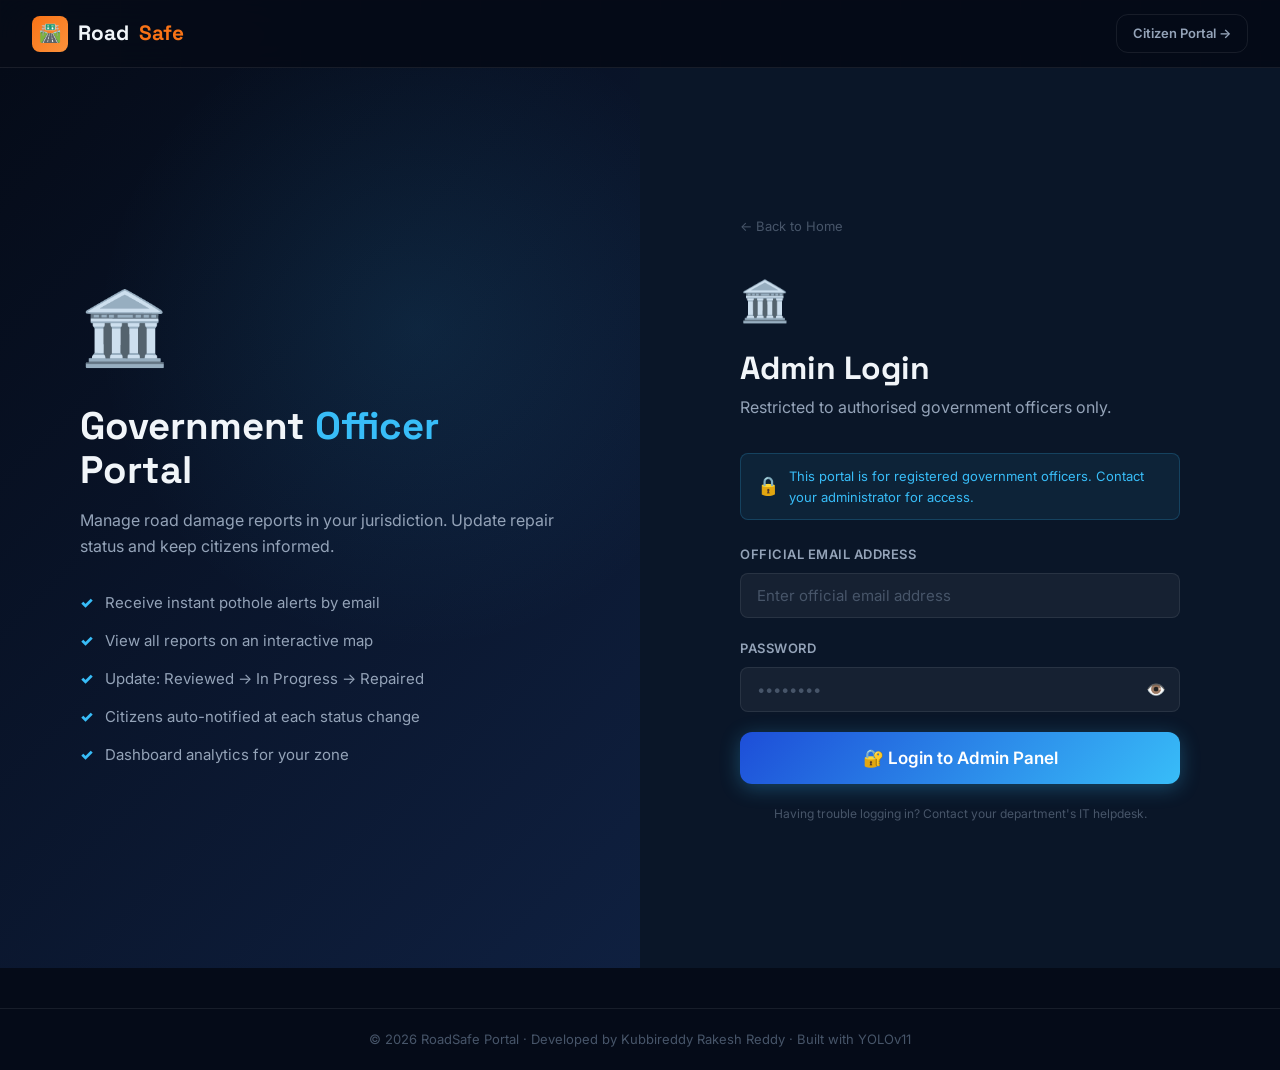
<file: frontend/admin-login.html>
<!DOCTYPE html>
<html lang="en">
<head>
  <meta charset="UTF-8">
  <meta name="viewport" content="width=device-width, initial-scale=1.0">
  <title>Government Admin Login — RoadSafe Portal</title>
  <meta name="description" content="Government officer login for the RoadSafe pothole management system.">
  <link rel="stylesheet" href="css/styles.css">
  <style>
    .auth-page {
      min-height: 100vh;
      display: grid;
      grid-template-columns: 1fr 1fr;
    }
    .auth-panel { display:flex; align-items:center; justify-content:center; padding:60px 48px; }
    .auth-left {
      background: linear-gradient(135deg, #050b18 0%, #0f2040 100%);
      position:relative; overflow:hidden;
    }
    .auth-left::before {
      content:''; position:absolute; top:-10%; right:-20%;
      width:700px; height:700px; border-radius:50%;
      background:radial-gradient(circle, rgba(56,189,248,0.1) 0%, transparent 65%);
    }
    .auth-left-content { position:relative; z-index:1; max-width:480px; }
    .auth-features { list-style:none; margin-top:32px; display:flex; flex-direction:column; gap:14px; }
    .auth-features li { display:flex; align-items:center; gap:12px; color:var(--text-secondary); font-size:15px; }
    .auth-features li::before { content:'✓'; color:var(--secondary); font-weight:900; }
    .auth-box { width:100%; max-width:440px; }
    .back-link { display:inline-flex; align-items:center; gap:6px; color:var(--text-muted); font-size:13px; text-decoration:none; margin-bottom:32px; transition:color 0.2s; }
    .back-link:hover { color:var(--secondary); }
    .password-wrap { position:relative; }
    .password-toggle { position:absolute; right:14px; top:50%; transform:translateY(-50%); background:none; border:none; cursor:pointer; color:var(--text-muted); font-size:16px; }
    .restricted-banner {
      display:flex; align-items:center; gap:10px;
      padding:12px 16px; border-radius:var(--radius-sm);
      background:rgba(56,189,248,0.08); border:1px solid rgba(56,189,248,0.2);
      margin-bottom:24px; font-size:13px; color:var(--secondary);
    }
    @media(max-width:768px) {
      .auth-page { grid-template-columns:1fr; }
      .auth-left  { display:none; }
      .auth-panel { padding:80px 24px 40px; }
    }
  </style>
</head>
<body>

<nav class="navbar">
  <a href="/" class="navbar-brand">
    <div class="navbar-logo">🛣️</div>
    Road<span>Safe</span>
  </a>
  <div class="navbar-spacer"></div>
  <a href="public-login.html" class="btn btn-ghost btn-sm">Citizen Portal →</a>
</nav>

<div class="auth-page" style="margin-top:68px">

  <!-- Left panel -->
  <div class="auth-panel auth-left">
    <div class="auth-left-content">
      <span style="font-size:4.5rem;display:block;margin-bottom:20px">🏛️</span>
      <h2 style="font-size:clamp(1.8rem,3vw,2.6rem);font-weight:800;line-height:1.15;margin-bottom:16px">
        Government <span style="color:var(--secondary)">Officer</span> Portal
      </h2>
      <p style="color:var(--text-secondary);font-size:16px">
        Manage road damage reports in your jurisdiction. Update repair status and keep citizens informed.
      </p>
      <ul class="auth-features">
        <li>Receive instant pothole alerts by email</li>
        <li>View all reports on an interactive map</li>
        <li>Update: Reviewed → In Progress → Repaired</li>
        <li>Citizens auto-notified at each status change</li>
        <li>Dashboard analytics for your zone</li>
      </ul>
    </div>
  </div>

  <!-- Right panel -->
  <div class="auth-panel" style="background:var(--bg-base)">
    <div class="auth-box">
      <a href="/" class="back-link">← Back to Home</a>

      <div style="margin-bottom:32px">
        <div style="font-size:2.5rem;margin-bottom:16px">🏛️</div>
        <h1 style="font-size:2rem;font-weight:800;margin-bottom:8px">Admin Login</h1>
        <p style="color:var(--text-secondary)">Restricted to authorised government officers only.</p>
      </div>

      <div class="restricted-banner">
        <span style="font-size:18px">🔒</span>
        <span>This portal is for registered government officers. Contact your administrator for access.</span>
      </div>

      <div id="authAlert"></div>

      <form id="loginForm">
        <div class="form-group">
          <label class="form-label">Official Email Address</label>
          <input id="loginEmail" class="form-control" type="email"
                 placeholder="Enter official email address" required autocomplete="email">
        </div>
        <div class="form-group">
          <label class="form-label">Password</label>
          <div class="password-wrap">
            <input id="loginPassword" class="form-control" type="password"
                   placeholder="••••••••" required autocomplete="current-password">
            <button type="button" class="password-toggle" onclick="togglePass()">👁️</button>
          </div>
        </div>
        <button type="submit" class="btn btn-lg btn-block" id="loginBtn"
                style="background:linear-gradient(135deg,#1d4ed8,#38bdf8);color:white;
                       box-shadow:0 4px 20px rgba(56,189,248,0.3);">
          🔐 Login to Admin Panel
        </button>
      </form>

      <p style="font-size:12px;color:var(--text-muted);text-align:center;margin-top:20px">
        Having trouble logging in? Contact your department's IT helpdesk.
      </p>
    </div>
  </div>
</div>

<footer style="margin-top:40px;padding:20px 0;text-align:center;border-top:1px solid var(--border);color:var(--text-muted);font-size:13px">
  <div class="container">
    <p>© 2026 RoadSafe Portal · Developed by Kubbireddy Rakesh Reddy · Built with YOLOv11</p>
  </div>
</footer>

<script src="js/api.js"></script>
<script>
  // Redirect if already logged in as admin
  if (API.Auth.isLoggedIn() && API.getRole() === 'admin') {
    window.location.href = 'admin-dashboard.html';
  }

  function togglePass() {
    const inp = document.getElementById('loginPassword');
    const btn = document.querySelector('.password-toggle');
    inp.type = inp.type === 'password' ? 'text' : 'password';
    btn.textContent = inp.type === 'password' ? '👁️' : '🙈';
  }

  function showAlert(msg, type = 'error') {
    document.getElementById('authAlert').innerHTML =
      `<div class="alert alert-${type}">${msg}</div>`;
  }

  document.getElementById('loginForm').addEventListener('submit', async e => {
    e.preventDefault();
    const btn = document.getElementById('loginBtn');
    btn.disabled = true;
    btn.innerHTML = '⏳ Verifying credentials…';
    document.getElementById('authAlert').innerHTML = '';

    try {
      await API.Auth.loginAdmin({
        email:    document.getElementById('loginEmail').value.trim(),
        password: document.getElementById('loginPassword').value,
      });
      Toast.success('Welcome, Officer! Redirecting to dashboard…');
      setTimeout(() => window.location.href = 'admin-dashboard.html', 900);
    } catch (err) {
      showAlert(err.message || 'Invalid credentials. Please try again.');
      btn.disabled = false;
      btn.innerHTML = '🔐 Login to Admin Panel';
    }
  });
</script>
</body>
</html>
</file>
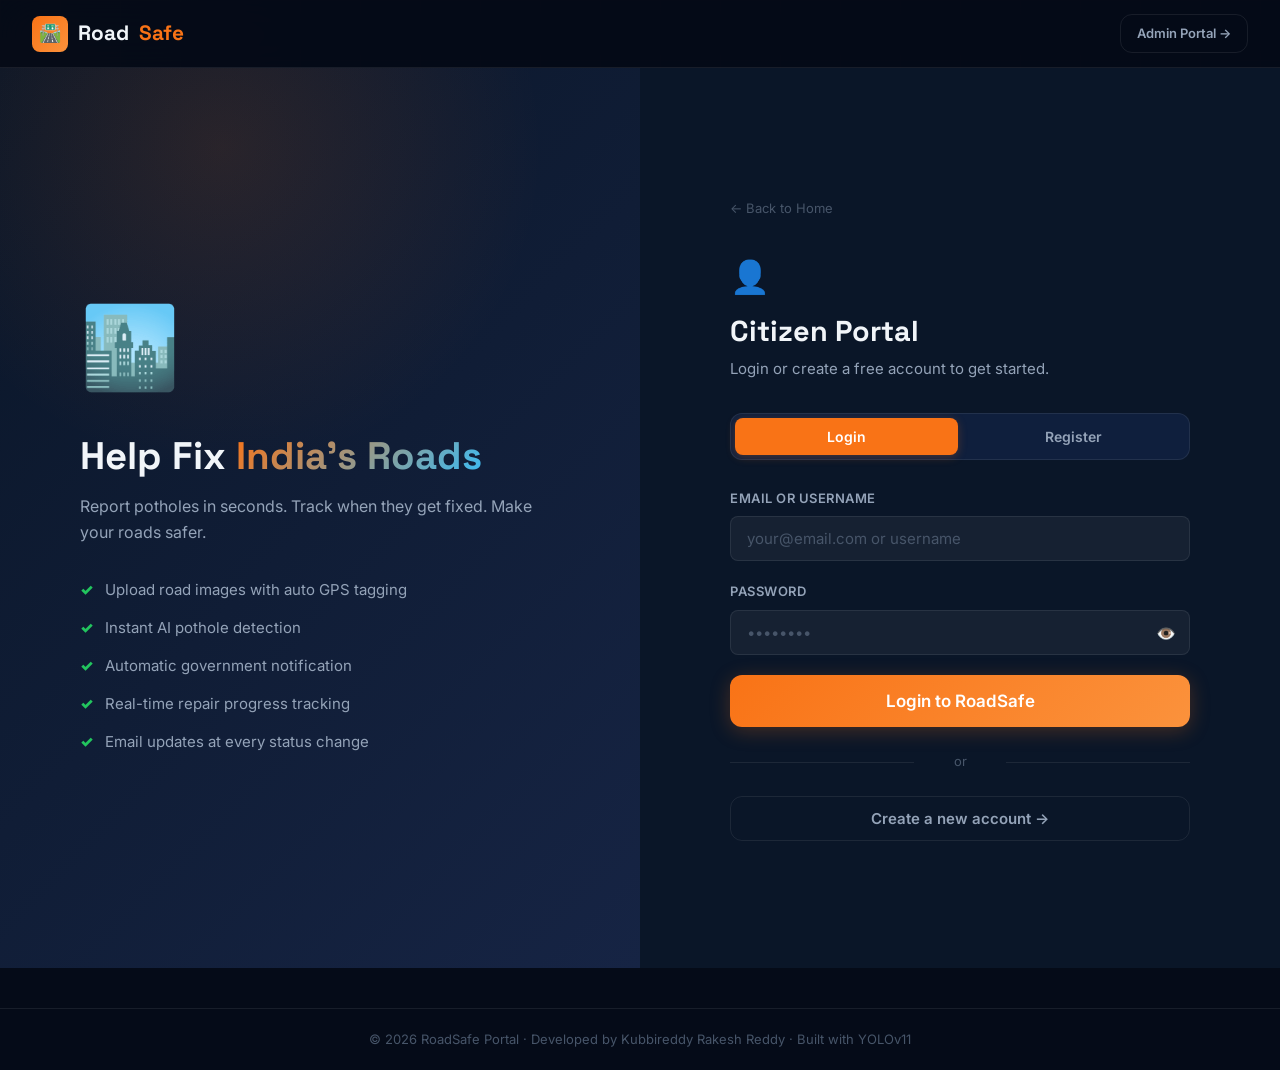
<file: frontend/public-dashboard.html>
<!DOCTYPE html>
<html lang="en">
<head>
  <meta charset="UTF-8">
  <meta name="viewport" content="width=device-width, initial-scale=1.0">
  <title>My Dashboard — RoadSafe Portal</title>
  <link rel="stylesheet" href="css/styles.css">
  <style>
    .page-section { display:none; }
    .page-section.active { display:block; animation:fadeIn 0.3s ease; }
    .upload-form { max-width: 720px; }
    #previewWrap { display:none; position:relative; }
    #annotatedImg { display:none; width:100%; border-radius:var(--radius-md); margin-top:16px; border:2px solid var(--primary); }
    #resultArea { display:none; margin-top:24px; }
    #loadingOverlay { display:none; position:fixed; inset:0; background:rgba(5,11,24,0.8); backdrop-filter:blur(6px); z-index:200; align-items:center; justify-content:center; flex-direction:column; gap:16px; }
    .loading-text { color:var(--text-secondary); font-size:15px; }
    .coord-group { display:grid; grid-template-columns:1fr 1fr; gap:12px; }
  </style>
</head>
<body>

<!-- Navbar -->
<nav class="navbar">
  <a href="/" class="navbar-brand"><div class="navbar-logo">🛣️</div>Road<span>Safe</span></a>
  <div class="navbar-spacer"></div>
  <div style="display:flex;align-items:center;gap:16px">
    <div id="liveClock" style="font-size:14px;color:var(--text-secondary);font-weight:500;padding-right:16px;border-right:1px solid var(--border)"></div>
    <div style="display:flex;align-items:center;gap:10px">
      <div style="width:34px;height:34px;border-radius:50%;background:linear-gradient(135deg,var(--primary),var(--secondary));display:flex;align-items:center;justify-content:center;font-weight:800;font-size:14px" id="userInitial">U</div>
      <span style="font-size:14px;font-weight:600" id="userName">Loading…</span>
    </div>
    <button class="btn btn-ghost btn-sm" id="logoutBtn">Logout</button>
  </div>
</nav>

<!-- Loading Overlay -->
<div id="loadingOverlay">
  <div class="spinner" style="width:64px;height:64px;border-width:5px"></div>
  <div class="loading-text">🤖 Running AI Detection…</div>
  <div style="color:var(--text-muted);font-size:13px">This takes 1-3 seconds</div>
</div>

<!-- Dashboard Layout -->
<div class="page-wrapper">
  <div class="dashboard-layout">

    <!-- Sidebar -->
    <aside class="sidebar">
      <div class="sidebar-section">Navigation</div>
      <a class="sidebar-item active" data-nav="report" href="#">
        <span class="sidebar-icon">📷</span> Report Pothole
      </a>
      <a class="sidebar-item" data-nav="my-reports" href="#">
        <span class="sidebar-icon">📋</span> My Reports
      </a>
      <div class="sidebar-section" style="margin-top:16px">Account</div>
      <a class="sidebar-item" data-nav="profile" href="#">
        <span class="sidebar-icon">👤</span> My Profile
      </a>
    </aside>

    <!-- Main Content -->
    <main class="main-content">

      <!-- ── Report Section ─────────────────────────────────────────── -->
      <section class="page-section active" id="sec-report">
        <div class="page-header">
          <h1 style="font-size:1.8rem">📷 Report a Pothole</h1>
          <p style="color:var(--text-secondary);margin-top:6px">Upload a road image to detect potholes and notify your local government officer.</p>
        </div>

        <div class="upload-form">

          <!-- Step 1: Image -->
          <div class="glass-card" style="padding:28px;margin-bottom:20px">
            <h3 style="margin-bottom:16px;font-size:1rem;color:var(--text-secondary);text-transform:uppercase;letter-spacing:0.05em">Step 1 — Select Road Image</h3>

            <!-- Upload zone -->
            <div class="upload-zone" id="uploadZone">
              <span class="upload-icon">📸</span>
              <div class="upload-title">Drag & drop or click to upload</div>
              <div class="upload-sub">JPG, PNG, WEBP · Max 16 MB</div>
              <input type="file" id="fileInput" accept="image/*" style="display:none">
            </div>

            <!-- Preview -->
            <div id="previewWrap">
              <img id="previewImg" style="width:100%;max-height:320px;object-fit:contain;border-radius:var(--radius-md);border:2px solid var(--border)">
              <div style="display:flex;gap:10px;margin-top:12px">
                <button class="btn btn-ghost btn-sm" id="clearImageBtn">🗑️ Remove Image</button>
              </div>
            </div>
          </div>

          <!-- Step 2: Location -->
          <div class="glass-card" style="padding:28px;margin-bottom:20px">
            <h3 style="margin-bottom:16px;font-size:1rem;color:var(--text-secondary);text-transform:uppercase;letter-spacing:0.05em">Step 2 — Add Location</h3>
            <button class="btn btn-secondary" id="getLocationBtn">📍 Get My GPS Location</button>
            <div style="color:var(--text-muted);font-size:12px;margin:12px 0">— or enter manually —</div>
            <div class="coord-group">
              <div class="form-group" style="margin:0">
                <label class="form-label">Latitude</label>
                <input id="latInput" class="form-control" type="number" step="0.000001" placeholder="e.g. 12.9716">
              </div>
              <div class="form-group" style="margin:0">
                <label class="form-label">Longitude</label>
                <input id="lngInput" class="form-control" type="number" step="0.000001" placeholder="e.g. 77.5946">
              </div>
            </div>
            <div class="form-group" style="margin-top:16px;margin-bottom:0">
              <label class="form-label">Address (optional)</label>
              <input id="addressInput" class="form-control" type="text" placeholder="e.g. MG Road near Metro Station">
            </div>
          </div>

          <!-- Step 3: Detect -->
          <div class="glass-card" style="padding:28px">
            <h3 style="margin-bottom:16px;font-size:1rem;color:var(--text-secondary);text-transform:uppercase;letter-spacing:0.05em">Step 3 — Run Detection</h3>
            <button class="btn btn-primary btn-lg" id="detectBtn" disabled>
              🔍 Detect & Report
            </button>
            <p style="font-size:13px;color:var(--text-muted);margin-top:10px">
              Our YOLOv11 AI will analyse your image. If a pothole is found, the nearest government officer will be automatically notified by email.
            </p>
          </div>

          <!-- Result Area -->
          <div id="resultArea" style="margin-top:24px">
            <div class="glass-card" style="padding:28px">
              <h3 style="margin-bottom:16px">🤖 Detection Result</h3>
              <div id="detectionSummary" class="detection-result detected"></div>
              <img id="annotatedImg" alt="Annotated pothole detection" style="margin-top:16px;width:100%;border-radius:var(--radius-md);border:2px solid var(--primary)">
              <div style="margin-top:16px;display:flex;gap:10px;flex-wrap:wrap">
                <a href="#" class="btn btn-ghost btn-sm" onclick="document.querySelector('[data-nav=my-reports]').click();return false">📋 View My Reports →</a>
              </div>
            </div>
          </div>
        </div>
      </section>

      <!-- ── My Reports Section ─────────────────────────────────────── -->
      <section class="page-section" id="sec-my-reports">
        <div class="page-header">
          <h1 style="font-size:1.8rem">📋 My Reports</h1>
          <p style="color:var(--text-secondary);margin-top:6px">Track the status of all your pothole reports.</p>
        </div>
        <div id="reportsContainer"></div>
      </section>

      <!-- ── Profile Section ────────────────────────────────────────── -->
      <section class="page-section" id="sec-profile">
        <div class="page-header">
          <h1 style="font-size:1.8rem">👤 My Profile</h1>
        </div>
        <div class="glass-card" style="padding:28px;max-width:480px">
          <div id="profileContent" style="color:var(--text-secondary)">Loading…</div>
        </div>
      </section>

    </main>
  </div>
</main>

<footer style="margin-top:40px;padding:20px 0;text-align:center;border-top:1px solid var(--border);color:var(--text-muted);font-size:13px">
  <div class="container">
    <p>© 2026 RoadSafe Portal · Developed by Kubbireddy Rakesh Reddy · Built with YOLOv11</p>
  </div>
</footer>

<script src="js/api.js"></script>
<script src="js/public-dashboard.js?v=2"></script>
<script>
  // Profile load
  document.querySelector('[data-nav="profile"]').addEventListener('click', () => {
    const u = API.getUser();
    if (u) {
      document.getElementById('profileContent').innerHTML = `
        <div style="display:flex;flex-direction:column;gap:14px">
          <div><div style="font-size:12px;color:var(--text-muted);text-transform:uppercase;font-weight:700;letter-spacing:0.05em">Full Name</div><div style="font-size:16px;font-weight:600;color:var(--text-primary)">${u.name}</div></div>
          <div><div style="font-size:12px;color:var(--text-muted);text-transform:uppercase;font-weight:700;letter-spacing:0.05em">Username</div><div style="font-size:16px;font-weight:600;color:var(--text-primary)">@${u.username}</div></div>
          <div><div style="font-size:12px;color:var(--text-muted);text-transform:uppercase;font-weight:700;letter-spacing:0.05em">Email</div><div style="font-size:16px;font-weight:600;color:var(--text-primary)">${u.email}</div></div>
          <div><div style="font-size:12px;color:var(--text-muted);text-transform:uppercase;font-weight:700;letter-spacing:0.05em">Phone</div><div style="font-size:16px;font-weight:600;color:var(--text-primary)">${u.phone}</div></div>
          <div><div style="font-size:12px;color:var(--text-muted);text-transform:uppercase;font-weight:700;letter-spacing:0.05em">Member Since</div><div style="font-size:16px;font-weight:600;color:var(--text-primary)">${new Date(u.created_at).toLocaleDateString('en-IN',{day:'2-digit',month:'long',year:'numeric'})}</div></div>
        </div>`;
    }
  });

  // Preview image
  document.addEventListener('change', e => {
    if (e.target.id === 'fileInput' && e.target.files[0]) {
      const reader = new FileReader();
      reader.onload = ev => {
        document.getElementById('previewImg').src = ev.target.result;
      };
      reader.readAsDataURL(e.target.files[0]);
    }
  });
</script>
</body>
</html>
</file>
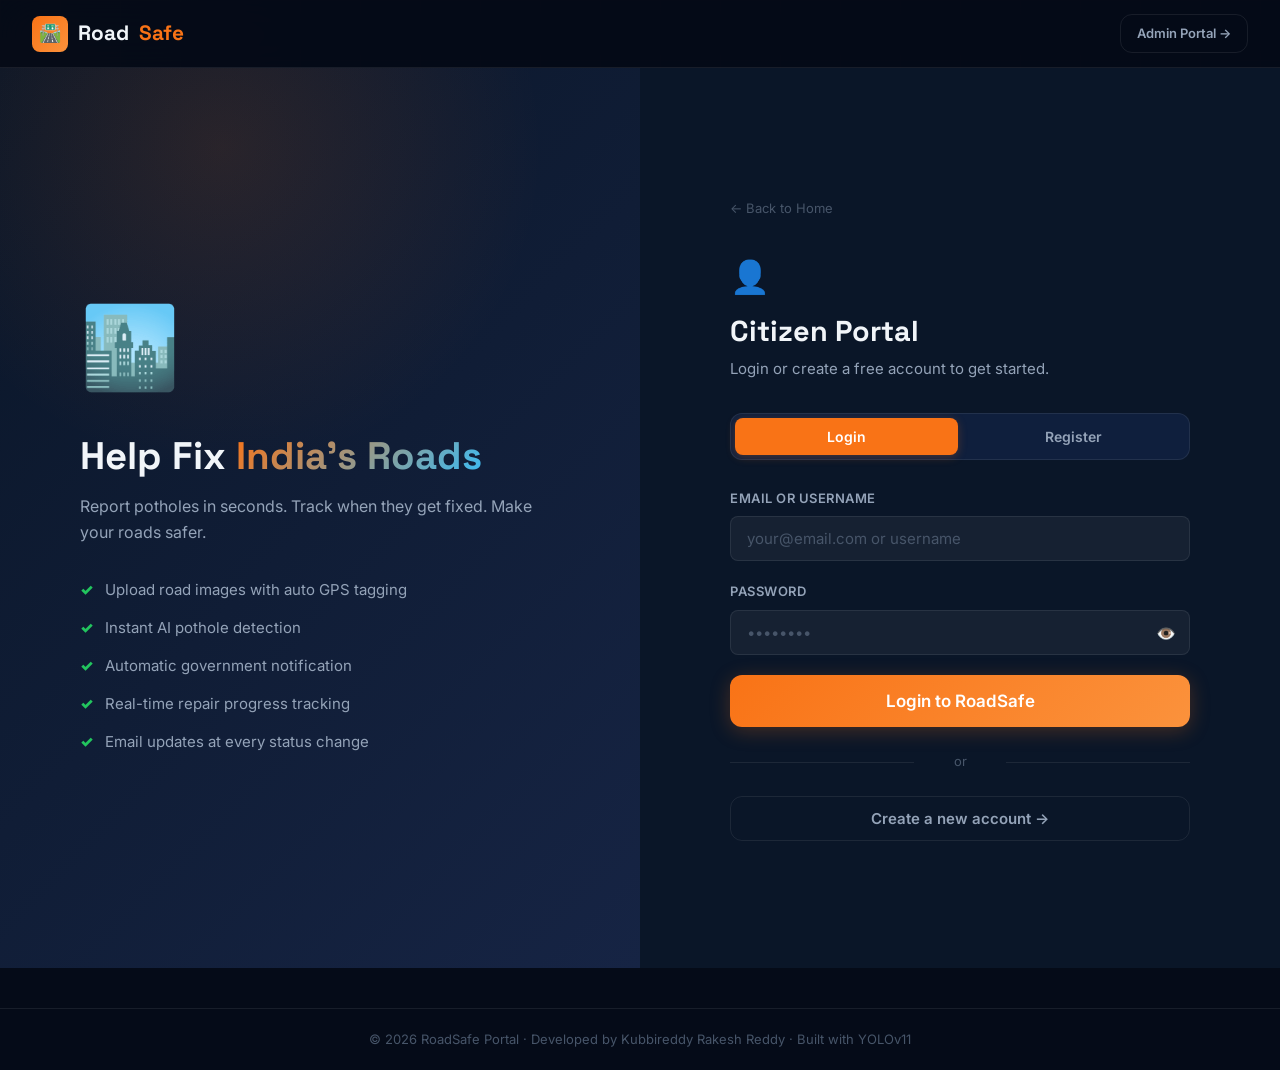
<file: frontend/public-login.html>
<!DOCTYPE html>
<html lang="en">
<head>
  <meta charset="UTF-8">
  <meta name="viewport" content="width=device-width, initial-scale=1.0">
  <title>Citizen Login — RoadSafe Portal</title>
  <meta name="description" content="Login or register as a citizen to report road potholes and track repair progress.">
  <link rel="stylesheet" href="css/styles.css">
  <style>
    .auth-page {
      min-height: 100vh;
      display: grid;
      grid-template-columns: 1fr 1fr;
    }
    .auth-panel {
      display: flex; align-items: center; justify-content: center;
      padding: 60px 48px;
    }
    .auth-left {
      background: linear-gradient(135deg, #0a1628 0%, #162444 100%);
      position: relative; overflow: hidden;
    }
    .auth-left::before {
      content:''; position:absolute; top:-30%; left:-20%;
      width:700px; height:700px; border-radius:50%;
      background: radial-gradient(circle, rgba(249,115,22,0.12) 0%, transparent 65%);
    }
    .auth-left-content { position:relative; z-index:1; max-width:480px; }
    .auth-illustration { font-size:5rem; margin-bottom:24px; display:block; }
    .auth-tagline { font-size:clamp(1.8rem,3vw,2.6rem); font-weight:800; line-height:1.15; margin-bottom:16px; }
    .auth-features { list-style:none; margin-top:32px; display:flex; flex-direction:column; gap:14px; }
    .auth-features li {
      display:flex; align-items:center; gap:12px;
      color:var(--text-secondary); font-size:15px;
    }
    .auth-features li::before { content:'✓'; color:var(--accent-green); font-weight:900; }
    .auth-box { width:100%; max-width:460px; }
    .auth-box-header { margin-bottom:32px; }
    .auth-box-title { font-size:1.8rem; font-weight:800; margin-bottom:8px; }
    .auth-box-sub   { color:var(--text-secondary); font-size:15px; }
    .tabs-auth { margin-bottom:28px; }
    .divider { text-align:center; color:var(--text-muted); font-size:13px; position:relative; margin:24px 0; }
    .divider::before, .divider::after {
      content:''; position:absolute; top:50%; width:40%; height:1px;
      background:var(--border);
    }
    .divider::before { left:0; } .divider::after { right:0; }
    .back-link { display:inline-flex; align-items:center; gap:6px; color:var(--text-muted); font-size:13px; text-decoration:none; margin-bottom:32px; transition:color 0.2s; }
    .back-link:hover { color:var(--primary); }
    .password-wrap { position:relative; }
    .password-toggle { position:absolute; right:14px; top:50%; transform:translateY(-50%); background:none; border:none; cursor:pointer; color:var(--text-muted); font-size:16px; }

    @media(max-width:768px) {
      .auth-page { grid-template-columns:1fr; }
      .auth-left  { display:none; }
      .auth-panel { padding:80px 24px 40px; }
    }
  </style>
</head>
<body>

<nav class="navbar">
  <a href="/" class="navbar-brand">
    <div class="navbar-logo">🛣️</div>
    Road<span>Safe</span>
  </a>
  <div class="navbar-spacer"></div>
  <a href="admin-login.html" class="btn btn-ghost btn-sm">Admin Portal →</a>
</nav>

<div class="auth-page" style="margin-top:68px">

  <!-- Left panel -->
  <div class="auth-panel auth-left">
    <div class="auth-left-content">
      <span class="auth-illustration">🏙️</span>
      <h2 class="auth-tagline">Help Fix <span class="gradient-text">India's Roads</span></h2>
      <p style="color:var(--text-secondary);font-size:16px">
        Report potholes in seconds. Track when they get fixed. Make your roads safer.
      </p>
      <ul class="auth-features">
        <li>Upload road images with auto GPS tagging</li>
        <li>Instant AI pothole detection</li>
        <li>Automatic government notification</li>
        <li>Real-time repair progress tracking</li>
        <li>Email updates at every status change</li>
      </ul>
    </div>
  </div>

  <!-- Right panel -->
  <div class="auth-panel" style="background:var(--bg-base)">
    <div class="auth-box">
      <a href="/" class="back-link">← Back to Home</a>
      <div class="auth-box-header">
        <div style="font-size:2rem;margin-bottom:12px">👤</div>
        <h1 class="auth-box-title">Citizen Portal</h1>
        <p class="auth-box-sub">Login or create a free account to get started.</p>
      </div>

      <!-- Tabs -->
      <div class="tabs tabs-auth" id="authTabs">
        <button class="tab-btn active" data-tab="login">Login</button>
        <button class="tab-btn" data-tab="register">Register</button>
      </div>

      <!-- Alert area -->
      <div id="authAlert"></div>

      <!-- ── Login Form ───────────────────────────────────── -->
      <div class="tab-content active" id="tab-login">
        <form id="loginForm">
          <div class="form-group">
            <label class="form-label">Email or Username</label>
            <input id="loginEmail" class="form-control" type="text" placeholder="your@email.com or username" required>
          </div>
          <div class="form-group">
            <label class="form-label">Password</label>
            <div class="password-wrap">
              <input id="loginPassword" class="form-control" type="password" placeholder="••••••••" required>
              <button type="button" class="password-toggle" onclick="togglePass('loginPassword',this)">👁️</button>
            </div>
          </div>
          <button type="submit" class="btn btn-primary btn-block btn-lg" id="loginBtn">
            Login to RoadSafe
          </button>
        </form>
        <div class="divider">or</div>
        <button class="btn btn-ghost btn-block" onclick="switchTab('register')">Create a new account →</button>
      </div>

      <!-- ── Register Form ────────────────────────────────── -->
      <div class="tab-content" id="tab-register">
        <form id="registerForm">
          <div class="form-row">
            <div class="form-group">
              <label class="form-label">Full Name</label>
              <input id="regName" class="form-control" type="text" placeholder="Enter full name" required>
            </div>
            <div class="form-group">
              <label class="form-label">Username</label>
              <input id="regUsername" class="form-control" type="text" placeholder="Enter username" required>
            </div>
          </div>
          <div class="form-group">
            <label class="form-label">Email Address</label>
            <input id="regEmail" class="form-control" type="email" placeholder="Enter email address" required>
          </div>
          <div class="form-group">
            <label class="form-label">Mobile Number</label>
            <input id="regPhone" class="form-control" type="tel" placeholder="Enter 10-digit mobile number" required>
          </div>
          <div class="form-group">
            <label class="form-label">Password</label>
            <div class="password-wrap">
              <input id="regPassword" class="form-control" type="password" placeholder="Min 8 characters" required minlength="8">
              <button type="button" class="password-toggle" onclick="togglePass('regPassword',this)">👁️</button>
            </div>
          </div>
          <div class="form-group">
            <label class="form-label">Confirm Password</label>
            <input id="regConfirm" class="form-control" type="password" placeholder="Repeat password" required>
          </div>
          <button type="submit" class="btn btn-primary btn-block btn-lg" id="registerBtn">
            Create My Account
          </button>
          <p style="font-size:12px;color:var(--text-muted);text-align:center;margin-top:12px">
            By registering, you agree to report accurate road damage information.
          </p>
        </form>
      </div>

    </div>
  </div>
</div>

<footer style="margin-top:40px;padding:20px 0;text-align:center;border-top:1px solid var(--border);color:var(--text-muted);font-size:13px">
  <div class="container">
    <p>© 2026 RoadSafe Portal · Developed by Kubbireddy Rakesh Reddy · Built with YOLOv11</p>
  </div>
</footer>

<script src="js/api.js"></script>
<script>
  // Redirect if already logged in
  if (API.Auth.isLoggedIn() && API.getRole() === 'user') {
    window.location.href = 'public-dashboard.html';
  }

  // Tab switching
  document.querySelectorAll('.tab-btn').forEach(btn => {
    btn.addEventListener('click', () => switchTab(btn.dataset.tab));
  });
  function switchTab(name) {
    document.querySelectorAll('.tab-btn').forEach(b => b.classList.toggle('active', b.dataset.tab === name));
    document.querySelectorAll('.tab-content').forEach(c => c.classList.toggle('active', c.id === `tab-${name}`));
    document.getElementById('authAlert').innerHTML = '';
  }

  // Password toggle
  function togglePass(id, btn) {
    const inp = document.getElementById(id);
    inp.type  = inp.type === 'password' ? 'text' : 'password';
    btn.textContent = inp.type === 'password' ? '👁️' : '🙈';
  }

  // Show alert
  function showAlert(msg, type = 'error') {
    document.getElementById('authAlert').innerHTML =
      `<div class="alert alert-${type}">${msg}</div>`;
  }

  function setLoading(btnId, loading) {
    const btn = document.getElementById(btnId);
    btn.disabled = loading;
    btn.textContent = loading ? 'Please wait…' : btn.defaultText;
  }

  // ── Login ──────────────────────────────────────────────────────────────
  document.getElementById('loginForm').addEventListener('submit', async e => {
    e.preventDefault();
    const btn = document.getElementById('loginBtn');
    btn.disabled = true; btn.textContent = 'Logging in…';
    try {
      await API.Auth.loginUser({
        email:    document.getElementById('loginEmail').value.trim(),
        password: document.getElementById('loginPassword').value,
      });
      Toast.success('Welcome back! Redirecting…');
      setTimeout(() => window.location.href = 'public-dashboard.html', 800);
    } catch (err) {
      showAlert(err.message || 'Login failed. Check your credentials.');
      btn.disabled = false; btn.textContent = 'Login to RoadSafe';
    }
  });

  // ── Register ───────────────────────────────────────────────────────────
  document.getElementById('registerForm').addEventListener('submit', async e => {
    e.preventDefault();
    const btn = document.getElementById('registerBtn');
    const pass = document.getElementById('regPassword').value;
    const conf = document.getElementById('regConfirm').value;
    if (pass !== conf) { showAlert('Passwords do not match.'); return; }
    btn.disabled = true; btn.textContent = 'Creating account…';
    try {
      await API.Auth.registerUser({
        name:     document.getElementById('regName').value.trim(),
        username: document.getElementById('regUsername').value.trim(),
        email:    document.getElementById('regEmail').value.trim(),
        phone:    document.getElementById('regPhone').value.trim(),
        password: pass,
      });
      Toast.success('Account created! Redirecting…');
      setTimeout(() => window.location.href = 'public-dashboard.html', 800);
    } catch (err) {
      showAlert(err.message || 'Registration failed. Please try again.');
      btn.disabled = false; btn.textContent = 'Create My Account';
    }
  });
</script>
</body>
</html>
</file>
<file: frontend/css/styles.css>
/* ============================================================
   RoadSafe Portal — Global Design System
   Dark Glassmorphism Theme
   ============================================================ */

/* ── Google Fonts ─────────────────────────────────────────── */
@import url('https://fonts.googleapis.com/css2?family=Inter:wght@300;400;500;600;700;800;900&family=Space+Grotesk:wght@400;500;600;700&display=swap');

/* ── CSS Variables ────────────────────────────────────────── */
:root {
  /* Colors */
  --bg-deep:       #050b18;
  --bg-base:       #0a1628;
  --bg-surface:    #0f1f3d;
  --bg-elevated:   #162444;
  --bg-glass:      rgba(15, 31, 61, 0.7);
  --bg-glass-light:rgba(255,255,255,0.05);

  --primary:       #f97316;
  --primary-light: #fb923c;
  --primary-glow:  rgba(249,115,22,0.25);
  --secondary:     #38bdf8;
  --secondary-glow:rgba(56,189,248,0.20);
  --accent-green:  #22c55e;
  --accent-purple: #a855f7;

  --danger:        #ef4444;
  --warning:       #f59e0b;
  --info:          #3b82f6;
  --success:       #22c55e;

  /* Text */
  --text-primary:  #f1f5f9;
  --text-secondary:#94a3b8;
  --text-muted:    #475569;
  --text-link:     #38bdf8;

  /* Borders */
  --border:        rgba(255,255,255,0.08);
  --border-active: rgba(249,115,22,0.5);

  /* Shadows */
  --shadow-sm:  0 2px 8px rgba(0,0,0,0.4);
  --shadow-md:  0 4px 20px rgba(0,0,0,0.5);
  --shadow-lg:  0 8px 40px rgba(0,0,0,0.6);
  --shadow-glow:0 0 30px rgba(249,115,22,0.15);

  /* Spacing */
  --radius-sm:  8px;
  --radius-md:  12px;
  --radius-lg:  20px;
  --radius-xl:  28px;

  /* Typography */
  --font-sans:  'Inter', sans-serif;
  --font-display:'Space Grotesk', sans-serif;
}

/* ── Reset & Base ─────────────────────────────────────────── */
*, *::before, *::after { box-sizing: border-box; margin: 0; padding: 0; }

html { scroll-behavior: smooth; }

body {
  font-family: var(--font-sans);
  background:  var(--bg-deep);
  color:        var(--text-primary);
  min-height:  100vh;
  line-height: 1.6;
  overflow-x:  hidden;
}

/* Animated background grid */
body::before {
  content:'';
  position:fixed; inset:0; z-index:-1;
  background-image:
    linear-gradient(rgba(249,115,22,0.03) 1px, transparent 1px),
    linear-gradient(90deg, rgba(249,115,22,0.03) 1px, transparent 1px);
  background-size: 60px 60px;
  animation: gridMove 20s linear infinite;
}
@keyframes gridMove {
  0%   { transform:translate(0,0); }
  100% { transform:translate(60px,60px); }
}

/* Ambient glow orbs */
body::after {
  content:'';
  position:fixed; top:-20%; left:-20%; width:600px; height:600px; z-index:-1;
  background:radial-gradient(circle, rgba(249,115,22,0.06) 0%, transparent 70%);
  animation: orbPulse 8s ease-in-out infinite alternate;
  pointer-events:none;
}
@keyframes orbPulse {
  from { transform:scale(1) translate(0,0); opacity:0.6; }
  to   { transform:scale(1.3) translate(5%,5%); opacity:1; }
}

/* ── Typography ───────────────────────────────────────────── */
h1,h2,h3,h4,h5 { font-family:var(--font-display); font-weight:700; line-height:1.2; }
h1 { font-size: clamp(2.2rem, 5vw, 4rem); }
h2 { font-size: clamp(1.6rem, 3vw, 2.4rem); }
h3 { font-size: clamp(1.2rem, 2vw, 1.6rem); }

.gradient-text {
  background: linear-gradient(135deg, var(--primary), var(--secondary));
  -webkit-background-clip: text;
  -webkit-text-fill-color: transparent;
  background-clip: text;
}

/* ── Glass Card ───────────────────────────────────────────── */
.glass-card {
  background: var(--bg-glass);
  backdrop-filter: blur(20px);
  -webkit-backdrop-filter: blur(20px);
  border: 1px solid var(--border);
  border-radius: var(--radius-lg);
  box-shadow: var(--shadow-md), inset 0 1px 0 rgba(255,255,255,0.06);
  transition: border-color 0.3s, box-shadow 0.3s, transform 0.3s;
}
.glass-card:hover {
  border-color: var(--border-active);
  box-shadow: var(--shadow-lg), var(--shadow-glow);
}

/* ── Buttons ──────────────────────────────────────────────── */
.btn {
  display: inline-flex; align-items: center; gap: 8px;
  padding: 12px 24px;
  border: none; border-radius: var(--radius-md);
  font-family: var(--font-sans); font-size: 15px; font-weight: 600;
  cursor: pointer; text-decoration: none;
  transition: all 0.25s ease;
  position: relative; overflow: hidden;
  white-space: nowrap;
}
.btn::after {
  content:''; position:absolute; inset:0;
  background: rgba(255,255,255,0);
  transition: background 0.2s;
}
.btn:hover::after { background: rgba(255,255,255,0.07); }
.btn:active       { transform: scale(0.97); }

.btn-primary {
  background: linear-gradient(135deg, var(--primary), var(--primary-light));
  color: white;
  box-shadow: 0 4px 20px var(--primary-glow);
}
.btn-primary:hover { box-shadow: 0 6px 30px rgba(249,115,22,0.45); transform:translateY(-2px); }

.btn-secondary {
  background: var(--bg-glass-light);
  border: 1px solid var(--border);
  color: var(--text-primary);
}
.btn-secondary:hover { border-color: var(--primary); color: var(--primary); }

.btn-ghost {
  background: transparent;
  border: 1px solid var(--border);
  color: var(--text-secondary);
}
.btn-ghost:hover { border-color: var(--secondary); color: var(--secondary); }

.btn-success {
  background: linear-gradient(135deg, #16a34a, #22c55e);
  color: white;
  box-shadow: 0 4px 15px rgba(34,197,94,0.3);
}
.btn-warning {
  background: linear-gradient(135deg, #d97706, #f59e0b);
  color: white;
  box-shadow: 0 4px 15px rgba(245,158,11,0.3);
}
.btn-info {
  background: linear-gradient(135deg, #1d4ed8, #3b82f6);
  color: white;
  box-shadow: 0 4px 15px rgba(59,130,246,0.3);
}
.btn-danger {
  background: linear-gradient(135deg, #dc2626, #ef4444);
  color: white;
}
.btn-sm { padding: 8px 16px; font-size: 13px; }
.btn-lg { padding: 16px 36px; font-size: 17px; }
.btn-block { width: 100%; justify-content: center; }

/* ── Form Elements ────────────────────────────────────────── */
.form-group { margin-bottom: 20px; }
.form-label {
  display: block; margin-bottom: 8px;
  font-size: 13px; font-weight: 600;
  color: var(--text-secondary);
  letter-spacing: 0.04em; text-transform: uppercase;
}
.form-control {
  width: 100%;
  background: var(--bg-glass-light);
  border: 1px solid var(--border);
  border-radius: var(--radius-sm);
  padding: 12px 16px;
  font-family: var(--font-sans); font-size: 15px;
  color: var(--text-primary);
  transition: border-color 0.25s, box-shadow 0.25s, background 0.25s;
  outline: none;
}
.form-control::placeholder { color: var(--text-muted); }
.form-control:focus {
  border-color: var(--primary);
  box-shadow: 0 0 0 3px var(--primary-glow);
  background: rgba(249,115,22,0.05);
}
.form-control.error { border-color: var(--danger); }
.form-error { color: var(--danger); font-size: 12px; margin-top: 4px; }
.form-row { display: grid; grid-template-columns: 1fr 1fr; gap: 16px; }

/* ── Status Badges ────────────────────────────────────────── */
.badge {
  display: inline-flex; align-items: center; gap: 6px;
  padding: 4px 12px; border-radius: 999px;
  font-size: 12px; font-weight: 700; letter-spacing: 0.03em;
  text-transform: uppercase;
}
.badge-reported    { background: rgba(239,68,68,0.15);  color:#ef4444; border:1px solid rgba(239,68,68,0.3); }
.badge-reviewed    { background: rgba(245,158,11,0.15); color:#f59e0b; border:1px solid rgba(245,158,11,0.3); }
.badge-in_progress { background: rgba(59,130,246,0.15); color:#60a5fa; border:1px solid rgba(59,130,246,0.3); }
.badge-repaired    { background: rgba(34,197,94,0.15);  color:#4ade80; border:1px solid rgba(34,197,94,0.3); }

/* ── Navigation ───────────────────────────────────────────── */
.navbar {
  position: fixed; top: 0; left: 0; right: 0; z-index: 100;
  height: 68px;
  display: flex; align-items: center;
  padding: 0 2rem;
  background: rgba(5,11,24,0.85);
  backdrop-filter: blur(20px);
  border-bottom: 1px solid var(--border);
}
.navbar-brand {
  font-family: var(--font-display); font-size: 1.3rem; font-weight: 800;
  color: var(--text-primary); text-decoration: none;
  display: flex; align-items: center; gap: 10px;
}
.navbar-brand span { color: var(--primary); }
.navbar-logo {
  width:36px; height:36px; border-radius:8px;
  background: linear-gradient(135deg, var(--primary), var(--primary-light));
  display:flex; align-items:center; justify-content:center;
  font-size:18px;
}
.navbar-spacer { flex:1; }
.navbar-links { display:flex; align-items:center; gap:12px; }

/* ── Page Layout ──────────────────────────────────────────── */
.page-wrapper {
  min-height: 100vh;
  padding-top: 68px;
}
.container {
  max-width: 1280px;
  margin: 0 auto;
  padding: 0 1.5rem;
}
.page-header {
  padding: 3rem 0 2rem;
  border-bottom: 1px solid var(--border);
  margin-bottom: 2rem;
}

/* ── Stat Cards ───────────────────────────────────────────── */
.stat-card {
  padding: 24px;
  border-radius: var(--radius-lg);
  border: 1px solid var(--border);
  background: var(--bg-surface);
  transition: transform 0.3s, box-shadow 0.3s;
  position: relative; overflow: hidden;
}
.stat-card::before {
  content:''; position:absolute; top:0; left:0; right:0; height:3px;
  background: var(--accent-color, var(--primary));
}
.stat-card:hover { transform:translateY(-4px); box-shadow: var(--shadow-md); }
.stat-value {
  font-family: var(--font-display); font-size:2.4rem; font-weight:800;
  line-height:1; margin-bottom:6px; color: var(--accent-color, var(--primary));
}
.stat-label {
  font-size:13px; color:var(--text-secondary);
  font-weight:600; text-transform:uppercase; letter-spacing:0.05em;
}
.stat-icon {
  position:absolute; top:20px; right:20px;
  font-size:2rem; opacity:0.3;
}

/* ── Progress Steps ───────────────────────────────────────── */
.progress-steps {
  display: flex; align-items: center; gap: 0;
  margin: 16px 0;
}
.progress-step {
  flex:1; display:flex; flex-direction:column; align-items:center; position:relative;
}
.progress-step::before {
  content:''; position:absolute; top:16px; left:50%; right:-50%;
  height:2px; background:var(--border); z-index:0;
}
.progress-step:last-child::before { display:none; }
.progress-step.active::before     { background:var(--primary); }
.step-dot {
  width:32px; height:32px; border-radius:50%; border:2px solid var(--border);
  background:var(--bg-surface); display:flex; align-items:center; justify-content:center;
  font-size:14px; position:relative; z-index:1;
  transition: all 0.3s;
}
.progress-step.done .step-dot     { background:var(--success); border-color:var(--success); color:white; }
.progress-step.active .step-dot   { background:var(--primary); border-color:var(--primary); color:white; box-shadow:0 0 0 4px var(--primary-glow); }
.progress-step.current .step-dot  { border-color:var(--primary); color:var(--primary); }
.step-label { font-size:11px; color:var(--text-muted); margin-top:8px; text-align:center; font-weight:600; }
.progress-step.done .step-label, .progress-step.active .step-label { color:var(--text-primary); }

/* ── Table ────────────────────────────────────────────────── */
.data-table { width:100%; border-collapse:collapse; }
.data-table thead th {
  padding:12px 16px; text-align:left;
  font-size:12px; font-weight:700;
  color:var(--text-secondary); text-transform:uppercase; letter-spacing:0.05em;
  background:var(--bg-surface); border-bottom:1px solid var(--border);
}
.data-table tbody td {
  padding:14px 16px; border-bottom:1px solid var(--border);
  font-size:14px; color:var(--text-primary);
  vertical-align:middle;
}
.data-table tbody tr { transition:background 0.2s; }
.data-table tbody tr:hover { background:var(--bg-glass-light); }
.data-table tbody tr:last-child td { border-bottom:none; }

/* ── Upload Zone ──────────────────────────────────────────── */
.upload-zone {
  border: 2px dashed var(--border);
  border-radius: var(--radius-lg);
  padding: 48px 24px;
  text-align: center;
  cursor: pointer;
  transition: all 0.3s;
  background: var(--bg-glass-light);
  position: relative;
}
.upload-zone:hover, .upload-zone.drag-over {
  border-color: var(--primary);
  background: var(--primary-glow);
  box-shadow: var(--shadow-glow);
}
.upload-icon { font-size:3rem; margin-bottom:16px; display:block; }
.upload-title { font-size:18px; font-weight:700; margin-bottom:8px; }
.upload-sub   { color:var(--text-secondary); font-size:14px; }

/* ── Alert / Toast ────────────────────────────────────────── */
.alert {
  padding:14px 18px; border-radius:var(--radius-sm);
  display:flex; align-items:flex-start; gap:12px;
  font-size:14px; margin-bottom:16px;
}
.alert-success { background:rgba(34,197,94,0.1);  border:1px solid rgba(34,197,94,0.3);  color:#4ade80; }
.alert-error   { background:rgba(239,68,68,0.1);  border:1px solid rgba(239,68,68,0.3);  color:#f87171; }
.alert-info    { background:rgba(56,189,248,0.1); border:1px solid rgba(56,189,248,0.3); color:#7dd3fc; }
.alert-warning { background:rgba(245,158,11,0.1); border:1px solid rgba(245,158,11,0.3); color:#fcd34d; }

/* Toast container */
#toast-container {
  position:fixed; top:80px; right:20px; z-index:9999;
  display:flex; flex-direction:column; gap:10px;
  pointer-events:none;
}
.toast {
  padding:14px 18px; border-radius:var(--radius-md);
  background:var(--bg-elevated); border:1px solid var(--border);
  box-shadow:var(--shadow-lg);
  display:flex; align-items:center; gap:12px;
  font-size:14px; font-weight:500; pointer-events:all;
  animation:slideIn 0.3s ease;
  max-width:340px;
}
@keyframes slideIn { from{transform:translateX(120%);opacity:0} to{transform:translateX(0);opacity:1} }
@keyframes slideOut{ from{transform:translateX(0);opacity:1}     to{transform:translateX(120%);opacity:0} }
.toast.removing { animation:slideOut 0.3s ease forwards; }
.toast-success { border-left:4px solid var(--success); }
.toast-error   { border-left:4px solid var(--danger); }
.toast-info    { border-left:4px solid var(--secondary); }

/* ── Map ──────────────────────────────────────────────────── */
#map { width:100%; height:400px; border-radius:var(--radius-md); overflow:hidden; }

/* ── Modal ────────────────────────────────────────────────── */
.modal-overlay {
  position:fixed; inset:0; background:rgba(0,0,0,0.7);
  backdrop-filter:blur(6px); z-index:500;
  display:flex; align-items:center; justify-content:center;
  opacity:0; pointer-events:none; transition:opacity 0.3s;
}
.modal-overlay.active { opacity:1; pointer-events:all; }
.modal-box {
  background:var(--bg-surface); border:1px solid var(--border);
  border-radius:var(--radius-xl); padding:36px;
  max-width:520px; width:90%;
  transform:scale(0.9); transition:transform 0.3s;
  max-height:90vh; overflow-y:auto;
}
.modal-overlay.active .modal-box { transform:scale(1); }
.modal-header { display:flex; align-items:center; justify-content:space-between; margin-bottom:24px; }
.modal-close {
  width:32px; height:32px; border-radius:50%; border:1px solid var(--border);
  background:transparent; color:var(--text-secondary); cursor:pointer; font-size:18px;
  display:flex; align-items:center; justify-content:center;
  transition:all 0.2s;
}
.modal-close:hover { background:var(--danger); border-color:var(--danger); color:white; }

/* ── Tab System ───────────────────────────────────────────── */
.tabs { display:flex; gap:4px; background:var(--bg-surface); padding:4px; border-radius:var(--radius-md); border:1px solid var(--border); }
.tab-btn {
  flex:1; padding:10px 16px; border:none; border-radius:var(--radius-sm);
  background:transparent; color:var(--text-secondary); font-size:14px; font-weight:600;
  cursor:pointer; transition:all 0.25s; font-family:var(--font-sans);
}
.tab-btn.active { background:var(--primary); color:white; box-shadow:0 2px 10px var(--primary-glow); }
.tab-content { display:none; animation:fadeIn 0.3s ease; }
.tab-content.active { display:block; }
@keyframes fadeIn { from{opacity:0;transform:translateY(10px)} to{opacity:1;transform:translateY(0)} }

/* ── Sidebar Layout ───────────────────────────────────────── */
.dashboard-layout {
  display: grid;
  grid-template-columns: 260px 1fr;
  min-height: calc(100vh - 68px);
}
.sidebar {
  background: var(--bg-surface);
  border-right: 1px solid var(--border);
  padding: 24px 0;
  position: sticky; top:68px; height:calc(100vh - 68px); overflow-y:auto;
}
.sidebar-item {
  display:flex; align-items:center; gap:12px;
  padding:12px 24px;
  color:var(--text-secondary); font-size:14px; font-weight:500;
  cursor:pointer; text-decoration:none;
  border-left:3px solid transparent;
  transition:all 0.2s;
}
.sidebar-item:hover  { background:var(--bg-glass-light); color:var(--text-primary); }
.sidebar-item.active { background:var(--primary-glow); color:var(--primary); border-left-color:var(--primary); }
.sidebar-icon { font-size:18px; width:22px; text-align:center; }
.sidebar-section { padding:16px 24px 8px; font-size:11px; font-weight:700; color:var(--text-muted); text-transform:uppercase; letter-spacing:0.08em; }
.main-content { padding: 32px; overflow-x:hidden; }

/* ── Spinner ──────────────────────────────────────────────── */
.spinner {
  width:48px; height:48px; border-radius:50%;
  border:4px solid var(--border);
  border-top-color:var(--primary);
  animation:spin 0.8s linear infinite;
  margin:0 auto;
}
@keyframes spin { to{ transform:rotate(360deg); } }
.loading-overlay {
  position:absolute; inset:0; background:rgba(5,11,24,0.7);
  backdrop-filter:blur(4px); display:flex; align-items:center; justify-content:center;
  border-radius:inherit; z-index:10;
}

/* ── Image Preview ────────────────────────────────────────── */
.image-preview {
  width:100%; max-height:320px; object-fit:contain;
  border-radius:var(--radius-md); border:2px solid var(--border);
  background:var(--bg-surface);
}
.detection-result {
  padding:16px; border-radius:var(--radius-md);
  display:flex; align-items:center; gap:16px;
}
.detection-result.detected    { background:rgba(239,68,68,0.1);  border:1px solid rgba(239,68,68,0.3); }
.detection-result.not-detected{ background:rgba(34,197,94,0.1);  border:1px solid rgba(34,197,94,0.3); }

/* ── Responsive ───────────────────────────────────────────── */
@media (max-width:768px) {
  .dashboard-layout { grid-template-columns:1fr; }
  .sidebar { position:static; height:auto; border-right:none; border-bottom:1px solid var(--border); padding:8px 0; }
  .sidebar-item { padding:10px 16px; }
  .form-row { grid-template-columns:1fr; }
  .main-content { padding:20px 16px; }
  .stats-grid { grid-template-columns:repeat(2,1fr) !important; }
}
@media (max-width:480px) {
  .stats-grid { grid-template-columns:1fr !important; }
  .btn-lg { padding:14px 24px; font-size:15px; }
}
</file>
